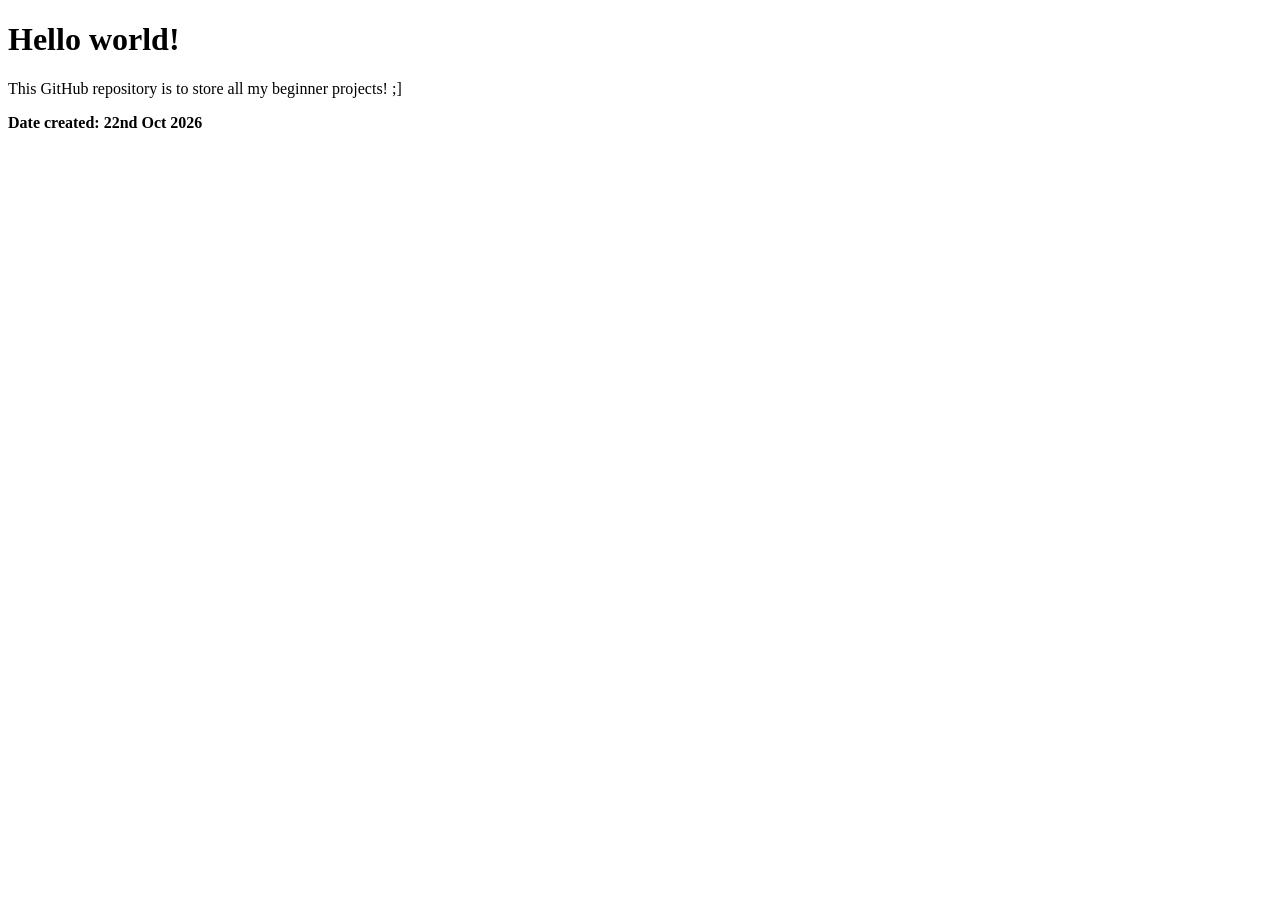
<file: index.html>
<!DOCTYPE html>
<html lang="en">
    <head>
        <meta charset="UTF-8">
        <meta name="viewport" content="width=device-width, initial-scale=1.0">
        <title>Testing Git connection</title> 
    </head>
    <body>
        <h1>Hello world!</h1>
        <p>This GitHub repository is to store all my beginner projects! ;]</p>
        <p><b>Date created: 22nd Oct 2026</b></p>
    </body>
</html>
</file>
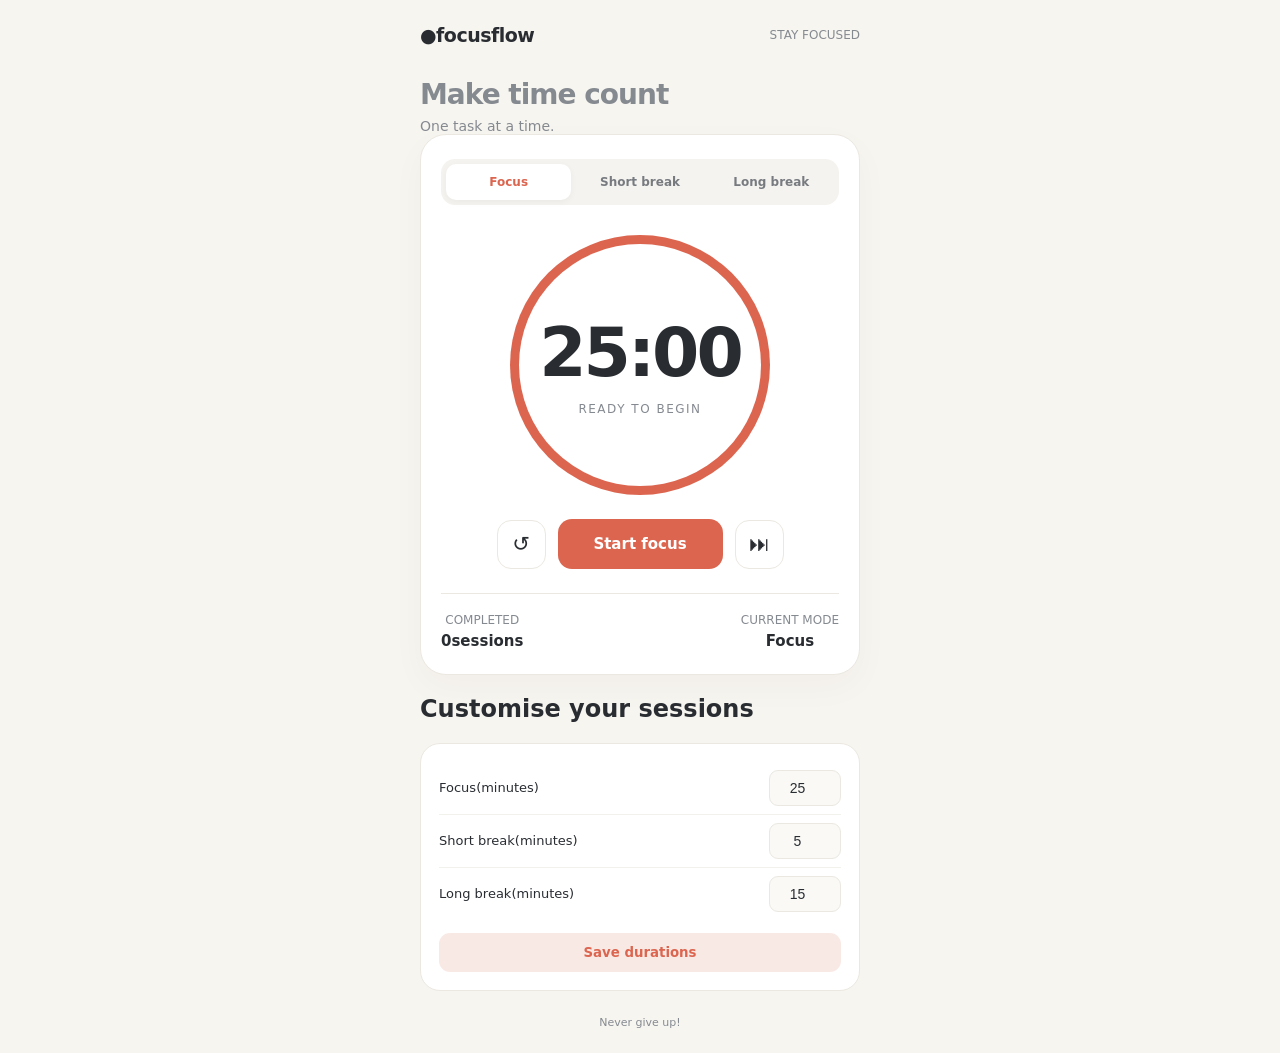
<file: PomodoroTimer/index.html>
<!DOCTYPE html>
<html lang="en">
    <head>
        <meta charset="UTF-8">
        <meta name="viewport" content="width=device-width, initial-scale=1.0">
        <meta name="theme-color" content="#f7f5f0">
        <title>Pomodoro Timer</title>

        <link rel="stylesheet" href="styles.css">
        <script src="script.js" defer></script>
    </head>
    <body>
        <main class="app">
            <header>
                <div class="brand"><span>●</span>focusflow</div>
                <div class="tag">STAY FOCUSED</div>
            </header>

            <section class="intro">
                <h1>Make time count</h1>
                <p class="subtitle">One task at a time.</p>
            </section>

            <section class="timer-card">
                <div class="modes">
                    <button class="mode active" data-mode="focus">Focus</button>
                    <button class="mode"        data-mode="short">Short break</button>
                    <button class="mode"        data-mode="long">Long break</button>
                </div>

                <div class="timer-ring" id="ring">
                    <div class="timer-content">
                        <div id="time" role="timer" aria-live="off">25:00</div>
                        <div id="status">Ready to begin</div>
                    </div>
                </div>

                <div class="controls">
                    <button class="secondary" id="reset" aria-label="Reset timer">↺</button>
                    <button class="primary" id="start">Start focus</button>
                    <button class="secondary" id="skip" aria-label="Skip session">⏭</button>
                </div>

                <div class="session-info">
                    <div>COMPLETED <strong id="completed">0 sessions</strong></div>
                    <div>CURRENT MODE <strong id="current-mode">Focus</strong></div>
                </div>
            </section>

            <h2 class="section-title">Customise your sessions</h2>

            <section class="settings">
                <div class="setting-row">
                    <label for="focus-min">Focus(minutes)</label>
                    <input id="focus-min" type="number" min="1" max="180" value="25">
                </div>

                <div class="setting-row">
                    <label for="short-min">Short break(minutes)</label>
                    <input id="short-min" type="number" min="1" max="60" value="5">
                </div>

                <div class="setting-row">
                    <label for="long-min">Long break(minutes)</label>
                    <input id="long-min" type="number" min="1" max="60" value="15">
                </div>

                <button class="save" id="save">Save durations</button>
            </section>

            <footer>Never give up!</footer>
        </main>
    </body>
</html>
</file>
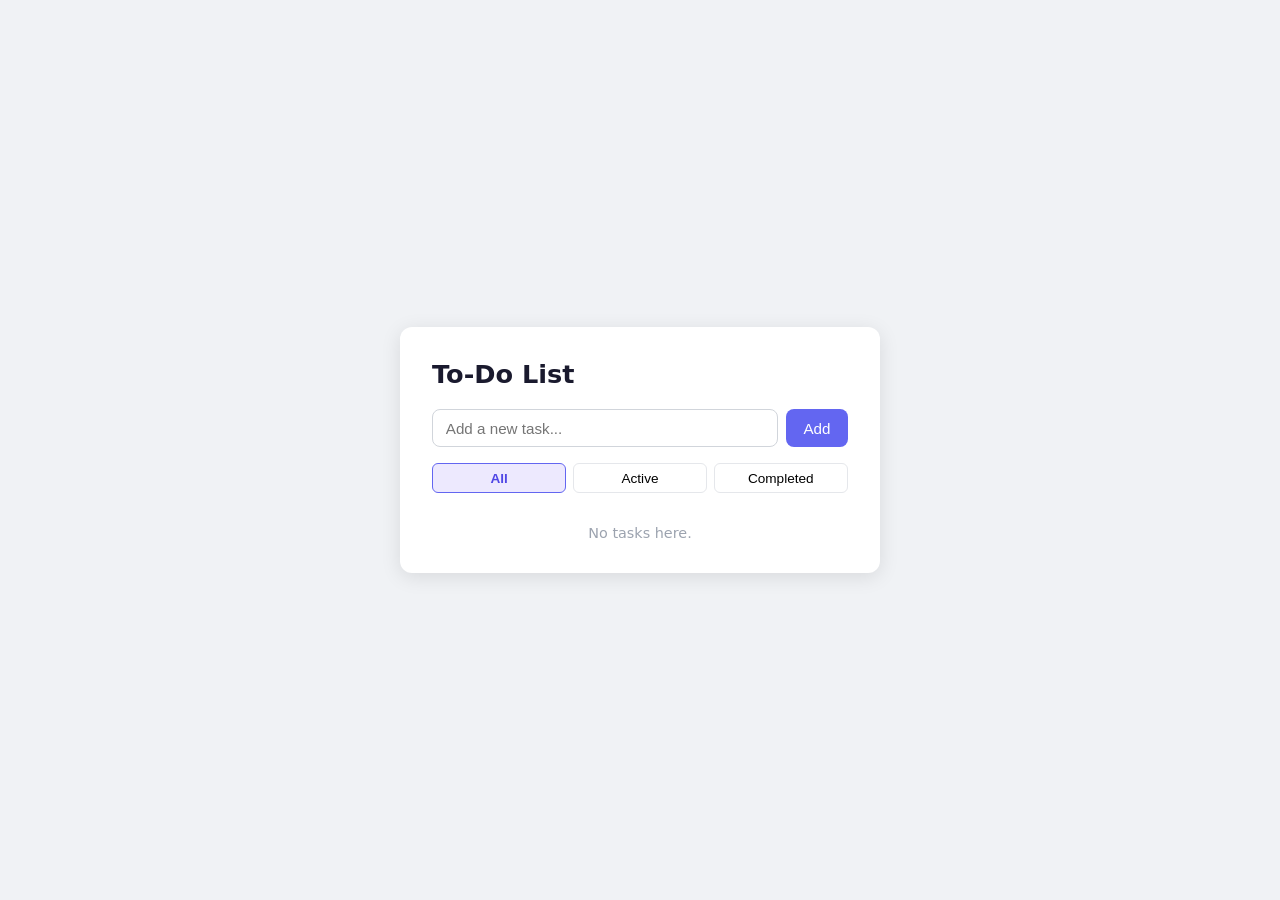
<file: ToDo List/index.html>
<!DOCTYPE html>
<html lang="en">
    <head>
        <meta charset="UTF-8">
        <meta name="viewport" content="width=device-width, initial-scale=1.0">
        <title>To-Do List</title>
        <link rel="stylesheet" href="styles.css">
    </head>
    <body>
        <div id="app">
            <h1>To-Do List</h1>

            <div class="input-row">
                <input id="task-input" type="text" placeholder="Add a new task...">
                <button id="add-btn">Add</button>
            </div>

            <div class="filters">
                <button class="filter-btn active" data-filter="all">All</button>
                <button class="filter-btn" data-filter="active">Active</button>
                <button class="filter-btn" data-filter="completed">Completed</button>
            </div>

            <ul id="task-list">
            </ul>

            <p id="empty-msg">No tasks here.</p>
        </div>

        <script src="app.js"></script>
    </body>
</html>
</file>
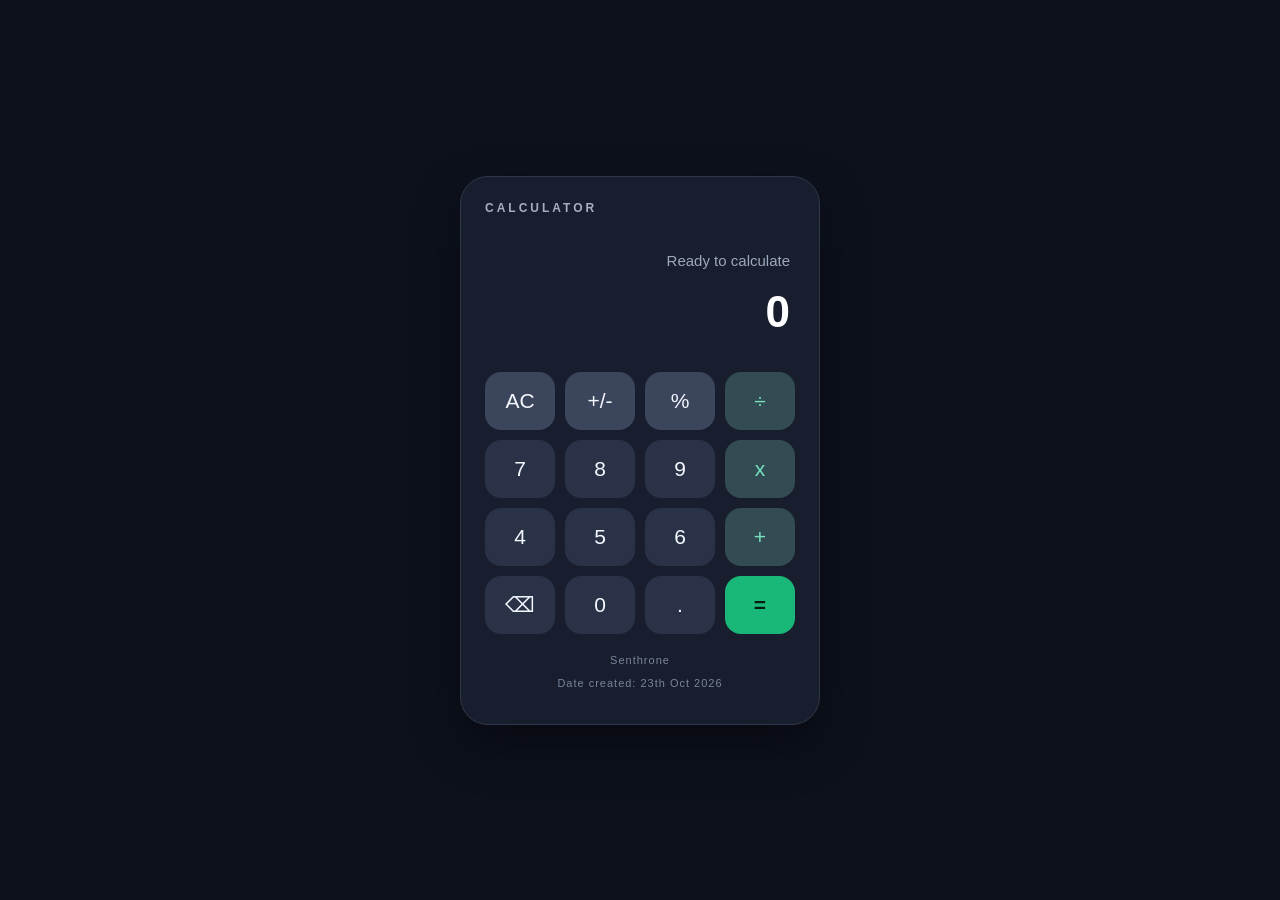
<file: Calculator/calculator.html>
<!--
Purpose:
    Creates the calculator's display and 20 buttons. Each button has an attribute that JavaScript will use to recognise
    its purpose. 
-->
<!DOCTYPE html>
<html>
    <head>
        <link rel="stylesheet" href="styles.css">
    </head>
    <body>
        <div class="calculator">
            <div class="heading">CALCULATOR</div>

            <div class="display">
                <div id="expression">Ready to calculate</div>
                <div id="result">0</div>
            </div> 

            <div class="buttons">
                <button data-action="clear"     class="utility">AC</button>
                <button data-action="sign"      class="utility">+/-</button>
                <button data-action="percent"   class="utility">%</button>
                <button data-op="/"             class="operator">÷</button>

                <button data-num="7">7</button>
                <button data-num="8">8</button>
                <button data-num="9">9</button>
                <button data-op="*"             class="operator">x</button>

                <button data-num="4">4</button>
                <button data-num="5">5</button>
                <button data-num="6">6</button>
                <button data-op="+"             class="operator">+</button>

                <button data-action="backspace">⌫</button>
                <button data-num="0">0</button>
                <button data-action="decimal">.</button>
                <button data-action="equals" class="equals">=</button>
            </div>

            <div class = "footer">
                <p>Senthrone</p>
                <p>Date created: 23th Oct 2026</p>
            </div>
        </div>

        <script src="logic.js"></script>
    </body>
</html>

<!--
Notes:
1. The Custom data-action Attribute (JavaScript & CSS)
    The data-* specification allows developers to store custom, private data directly on standard HTML elements. A common 
    pattern is to use data-action to assign a specific JavaScript event or state transition to an element without relying on 
    CSS class names.
    (from Google Web AI Overview)

-->
</file>
<file: PomodoroTimer/styles.css>
:root {
    --bg: #f7f5f0;
    --card: #ffffff;
    --text: #292d32;
    --muted: #858a91;
    --accent: #dc654f;
    --accent-light: #f9e9e5;
    --border: #ebe8e1;
}

* {
    box-sizing: border-box;
}

body {
    margin: 0;
    min-height: 100vh;
    background: var(--bg);
    color: var(--text);
    font-family: system-ui, -apple-system, sans-serif;
    display: flex;
    justify-content: center;
    padding: 24px 16px;
}

.app {
    width: 100%;
    max-width: 440px;
}

header {
    display: flex;
    justify-content: space-between;
    align-items: center;
    margin-bottom: 32px;
}

.brand {
    font-size: 19px;
    font-weight: 800;
    letter-spacing: -0.5px;
}

.tag {
    color: var(--muted);
    font-size: 12px;
}

.intro {
    color: var(--muted);
    font-size: 14px;
    margin: 0;
}

h1 {
    font-size: 28px;
    margin: 0 0 7px;
    letter-spacing: -1px;
}

.subtitle {
    color: var(--muted);
    font-size: 14px;
    margin: 0;
}

.timer-card {
    background: var(--card);
    border: 1px solid var(--border);
    border-radius: 26px;
    padding: 24px 20px;
    text-align: center;
    box-shadow: 0 12px 35px #30291b08;
}

.modes {
    display: flex;
    gap: 6px;
    padding: 5px;
    border-radius: 14px;
    background: #f5f3ef;
}

.mode {
    flex: 1;
    border: none;
    background: transparent;
    color: #777b80;
    padding: 11px 4px;
    border-radius: 10px;
    font-size: 12px;
    font-weight: 650;
    cursor: pointer;
}

.mode.active {
    color: var(--accent);
    background: white;
    box-shadow: 0 2px 7px #0000000b;
}

.timer-ring {
    width: min(68vw, 260px);
    aspect-ratio: 1;
    margin: 30px auto 24px;
    border-radius: 50%;
    display: grid;
    place-items: center;
    background: conic-gradient(
        var(--accent) var(--progress, 100%), #f0ede7 0
    );
    position: relative;
}

.timer-ring::before {
    content: "";
    position: absolute;
    inset: 9px;
    background: white;
    border-radius: 50%;
}

.timer-content {
    z-index: 1;
}

#time {
    font-size: clamp(48px, 14vw, 68px);
    font-weight: 750;
    letter-spacing: -3px;
    font-variant-numeric: tabular-nums;
    line-height: 1.15;
}

#status {
    margin-top: 10px;
    font-size: 12px;
    color: var(--muted);
    letter-spacing: 1.5px;
    text-transform: uppercase;
}

.controls {
    display: flex;
    justify-content: center;
    align-items: center;
    gap: 12px;
}

button {
    font-family: inherit;
    -webkit-tap-highlight-color: transparent;
}

.primary {
    border: none;
    border-radius: 14px;
    background: var(--accent);
    color: white;
    font-size: 15px;
    font-weight: 750;
    padding: 16px 20px;
    min-width: 165px;
    cursor: pointer;
    transition: transform 0.15s, opacity 0.15s;
}

.primary:active,.secondary:active {
    transform: scale(0.97);
}

.secondary {
    width: 49px;
    height: 49px;
    flex-shrink: 0;
    border: 1px solid var(--border);
    border-radius: 14px;
    background: white;
    font-size: 21px;
    cursor: pointer;
    color: var(--text);
}

.session-info {
    display: flex;
    justify-content: space-between;
    gap: 12px;
    margin-top: 24px;
    padding-top: 19px;
    border-top: 1px solid var(--border);
    font-size: 12px;
    color: var(--muted);
}

.session-info strong {
    display: block;
    color: var(--text);
    font-size: 15px;
    margin-top: 5px;
}

.session-title {
    font-size: 15px;
    margin: 27px 0 13px;
}

.settings {
    background: white;
    border: 1px solid var(--border);
    border-radius: 20px;
    padding: 18px;
}

.setting-row {
    display: flex;
    justify-content: space-between;
    align-items: center;
    gap: 12px;
    padding: 8px 0;
    font-size: 13px;
}

.setting-row + .setting-row {
    border-top: 1px solid #f3f1ec;
}

.setting-row input {
    width: 72px;
    padding: 9px;
    border: 1px solid var(--border);
    border-radius: 9px;
    background: #faf9f6;
    font-size: 14px;
    text-align: center;
    color: var(--text);
}

.save {
    margin-top: 13px;
    width: 100%;
    padding: 12px;
    background: var(--accent-light);
    color: var(--accent);
    border: none;
    border-radius: 11px;
    font-weight: 750;
    cursor: pointer;
}

footer {
    text-align: center;
    margin-top: 25px;
    color: var(--muted);
    font-size: 11px;
}

@media (max-width: 360px) {
    .timer-card {
        padding: 17px 12px;
    }

    .mode {
        font-size: 11px;
    }

    .primary {
        min-width: 0;
        padding: 16px 12px;
    }

    .controls {
        gap: 8px;
    }
}
</file>
<file: ToDo List/styles.css>
/* --- Reset and base --- */
*, *::before, *::after {
    box-sizing: border-box;
    margin: 0;
    padding: 0;
}
body {
    min-height: 100vh;
    display: flex;
    align-items: center;
    justify-content: center;
    background: #f0f2f5;
    font-family: system-ui, sans-serif;
    color: #333;
}

/* --- App card --- */
#app {
    background: #fff;
    border-radius: 12px;
    box-shadow: 0 4px 20px rgba(0, 0, 0, 0.1);
    padding: 2rem;
    width: 100%;
    max-width: 480px;
}
h1 {
    font-size: 1.6rem;
    margin-bottom: 1.25rem;
    color: #1a1a2e;
}

/* --- Input row --- */
.input-row{
    display: flex;
    gap: 0.5rem;
    margin-bottom: 1rem;
}
#task-input {
    flex: 1;
    padding: 0.6rem 0.8rem;
    border: 1.5px solid #d1d5db;
    border-radius: 8px;
    font-size: 0.95rem;
    outline: none;
    transition: border-color 0.2s;
}
#task-input:focus {
    border-color: #6366f1;
}
#add-btn {
    padding: 0.6rem 1.1rem;
    background: #6366f1;
    color: #fff;
    border: none;
    border-radius: 8px;
    font-size: 0.95rem;
    cursor: pointer;
    transition: background 0.2s;
}
#add-btn:hover {
    background: #4f46e5;
}

/* --- Filter buttons --- */
.filters {
    display: flex;
    gap: 0.4rem;
    margin-bottom: 1rem;
}
.filter-btn {
    flex: 1;
    padding: 0.4rem;
    border: 1.5px solid #e5e7eb;
    border-radius: 6px;
    background: #fff;
    font-size: 0.85rem;
    cursor: pointer;
    transition: background 0.15s, border-color 0.15s, color 0.15s;
}
.filter-btn:hover {
    background: #f5f3ff;
    border-color: #c4b5fd;
}
.filter-btn.active {
    background: #ede9fe;
    border-color: #6366f1;
    color: #4f46e5;
    font-weight: 600;
}

/* --- Task list --- */
#task-list {
    list-style: none;
    display: flex;
    flex-direction: column;
    gap: 0.5rem;
}
.task-item {
    display: flex;
    align-items: center;
    gap: 0.65rem;
    padding: 0.65rem 0.75rem;
    border: 1.5px solid #e5e7eb;
    border-radius: 8px;
    transition: background 0.15s
}
.task-item input[type="checkbox"] {
    width: 1.1rem;
    height: 1.1rem;
    accent-color: #6366f1;
    cursor: pointer;
    flex-shrink: 0;
}
.task-text {
    flex: 1;
    font-size: 0.95rem;
    word-break: break-word;
}
.task-item.completed .task-text {
    text-decoration: line-trough;
    opacity: 0.45;
}

/* --- Delete button --- */
.delete-btn {
    background: none;
    border: none;
    color: #9ca3af;
    font-size: 0.85rem;
    cursor: pointer;
    padding: 0.2rem 0.4rem;
    border-radius: 4px;
    transition: color 0.15s, background 0.15s, transform 0.15s;
    flex-shrink: 0;
}
.delete-btn:hover {
    color: #ef4444;
    background: #fee2e2;
    transform: scale(1.15);
}

/* --- Empty state --- */
#empty-msg {
    display: none;
    text-align: center;
    color: #9ca3af;
    font-size: 0.9rem;
    margin-top: 1rem;
}

/* --- Mobile --- */
@media (max-width: 520px) {
    #app {
        margin: 1rem;
        padding: 1.25rem;
    }
}
</file>
<file: Calculator/styles.css>
* {
    box-sizing: border-box;
}

body {
    margin: 0;
    min-height: 100vh;
    display: flex;
    justify-content: center;
    align-items: center;
    padding: 20px;
    background: #0d111c;
    font-family: Arial, sans-serif;
    color: white; 
}

.calculator {
    width: 100%;
    max-width: 360px;
    padding: 24px;
    border: 1px solid #30384b;
    border-radius: 28px;
    background: #181e2d;
    box-shadow: 0 20px 50px #0006;
}

.heading {
    color: #a5aec2;
    font-size: 12px;
    font-weight: bold;
    letter-spacing: 3px;
    margin-bottom: 22px;
}

.display {
    min-height: 105px;
    padding: 15px 5px;
    margin-bottom: 20px;
    text-align: right;
    overflow: hidden;
}

#expression {
    min-height: 25px;
    color: #9ca8bd;
    font-size: 15px;
    overflow-wrap: anywhere;
}

#result {
    margin-top: 10px;
    font-size: clamp(32px, 9vw, 44px);
    font-weight: bold;
    overflow-wrap: anywhere;
}

.buttons {
    display: grid;
    grid-template-columns: repeat(4, minmax(0, 1fr));
    gap: 10px;
}

button {
    min-width: 0;
    height: 58px;
    border: 0;
    border-radius: 16px;
    background: #293247;
    color: #f5f7ff;
    font-size: 21px;
    cursor: pointer;
    transition: transform 0.1s, background 0.1s;
    -webkit-tap-highlight-color: transparent;
}

button:active {
    transform: scale(0.94);
    background: #46536d;
}

.utility {
    background: #3b455c;
}

.operator {
    background: #334b52;
    color: #76e0bd;
}

.equals {
    background: #19b879;
    color: #071b13;
    font-weight: bold;
}

.footer {
    margin-top: 20px;
    text-align: center;
    color: #79859c;
    font-size: 11px;
    letter-spacing: 1px;
}
</file>
